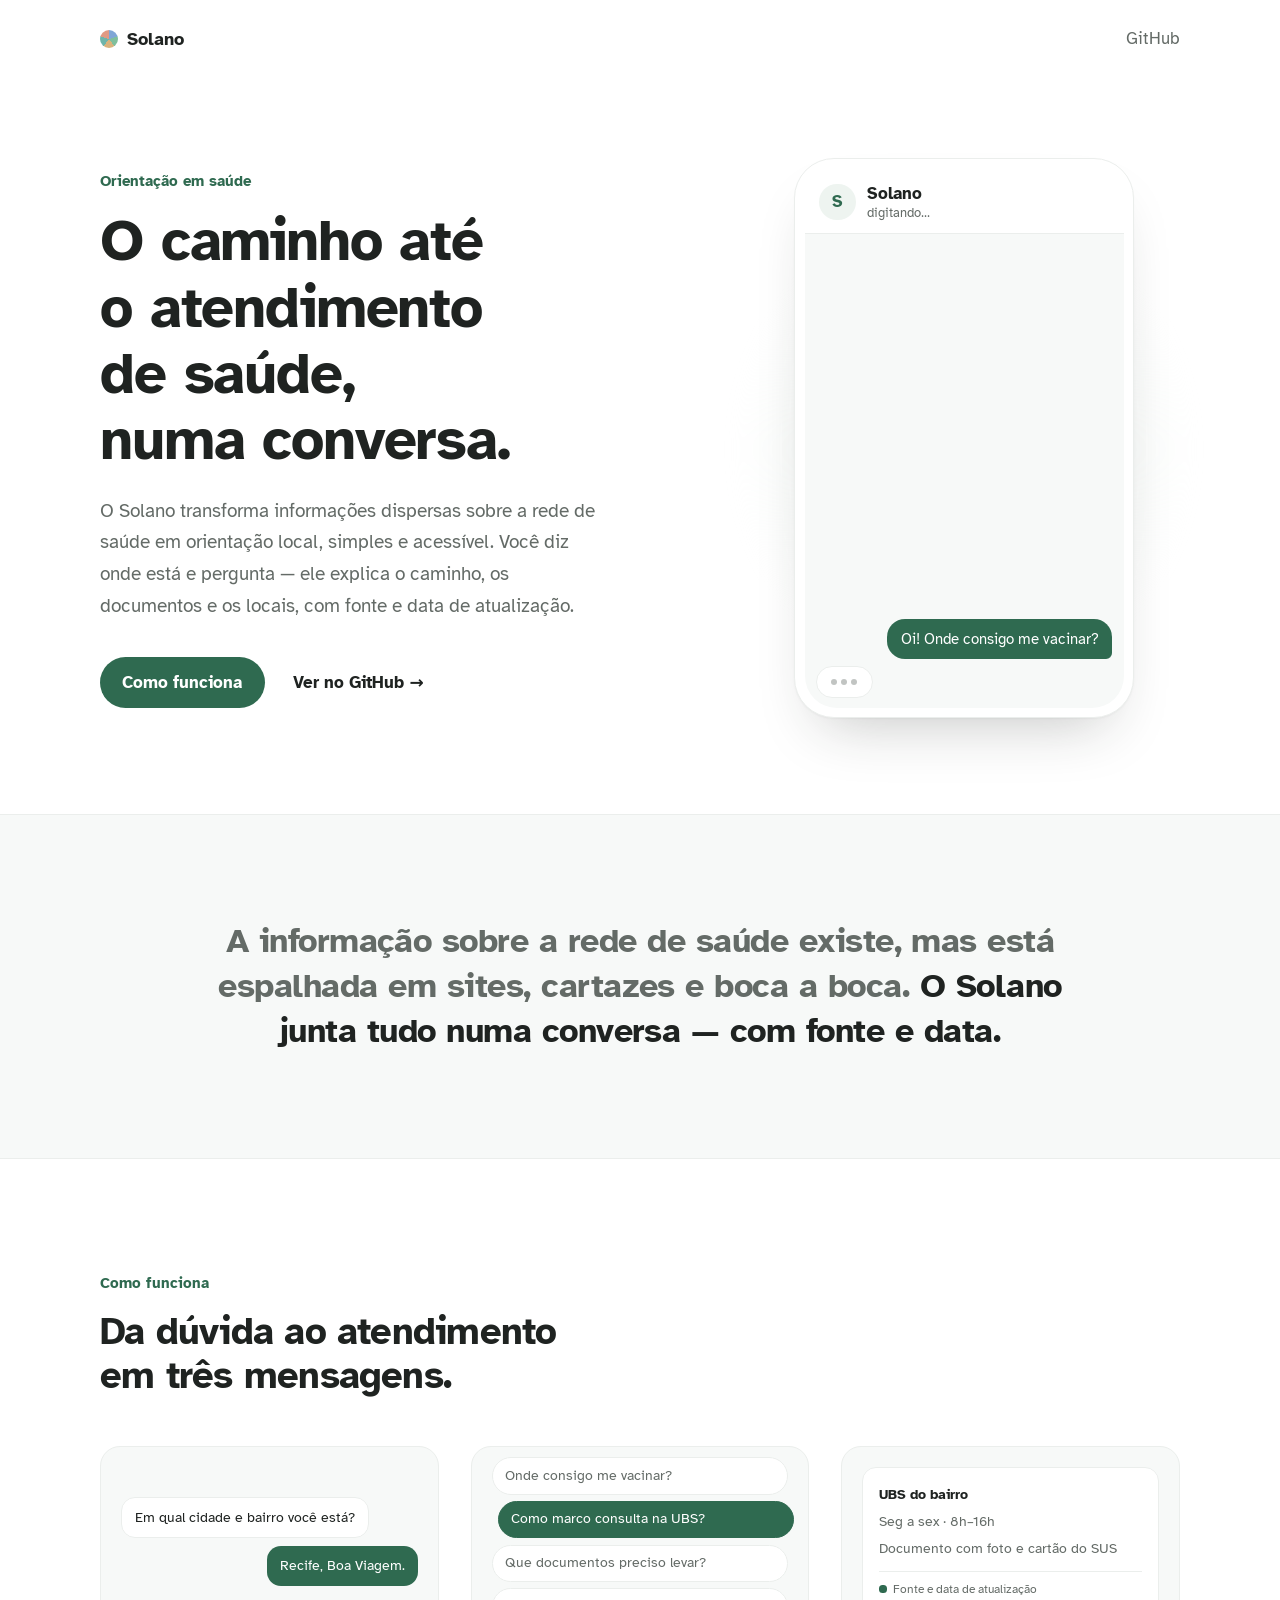
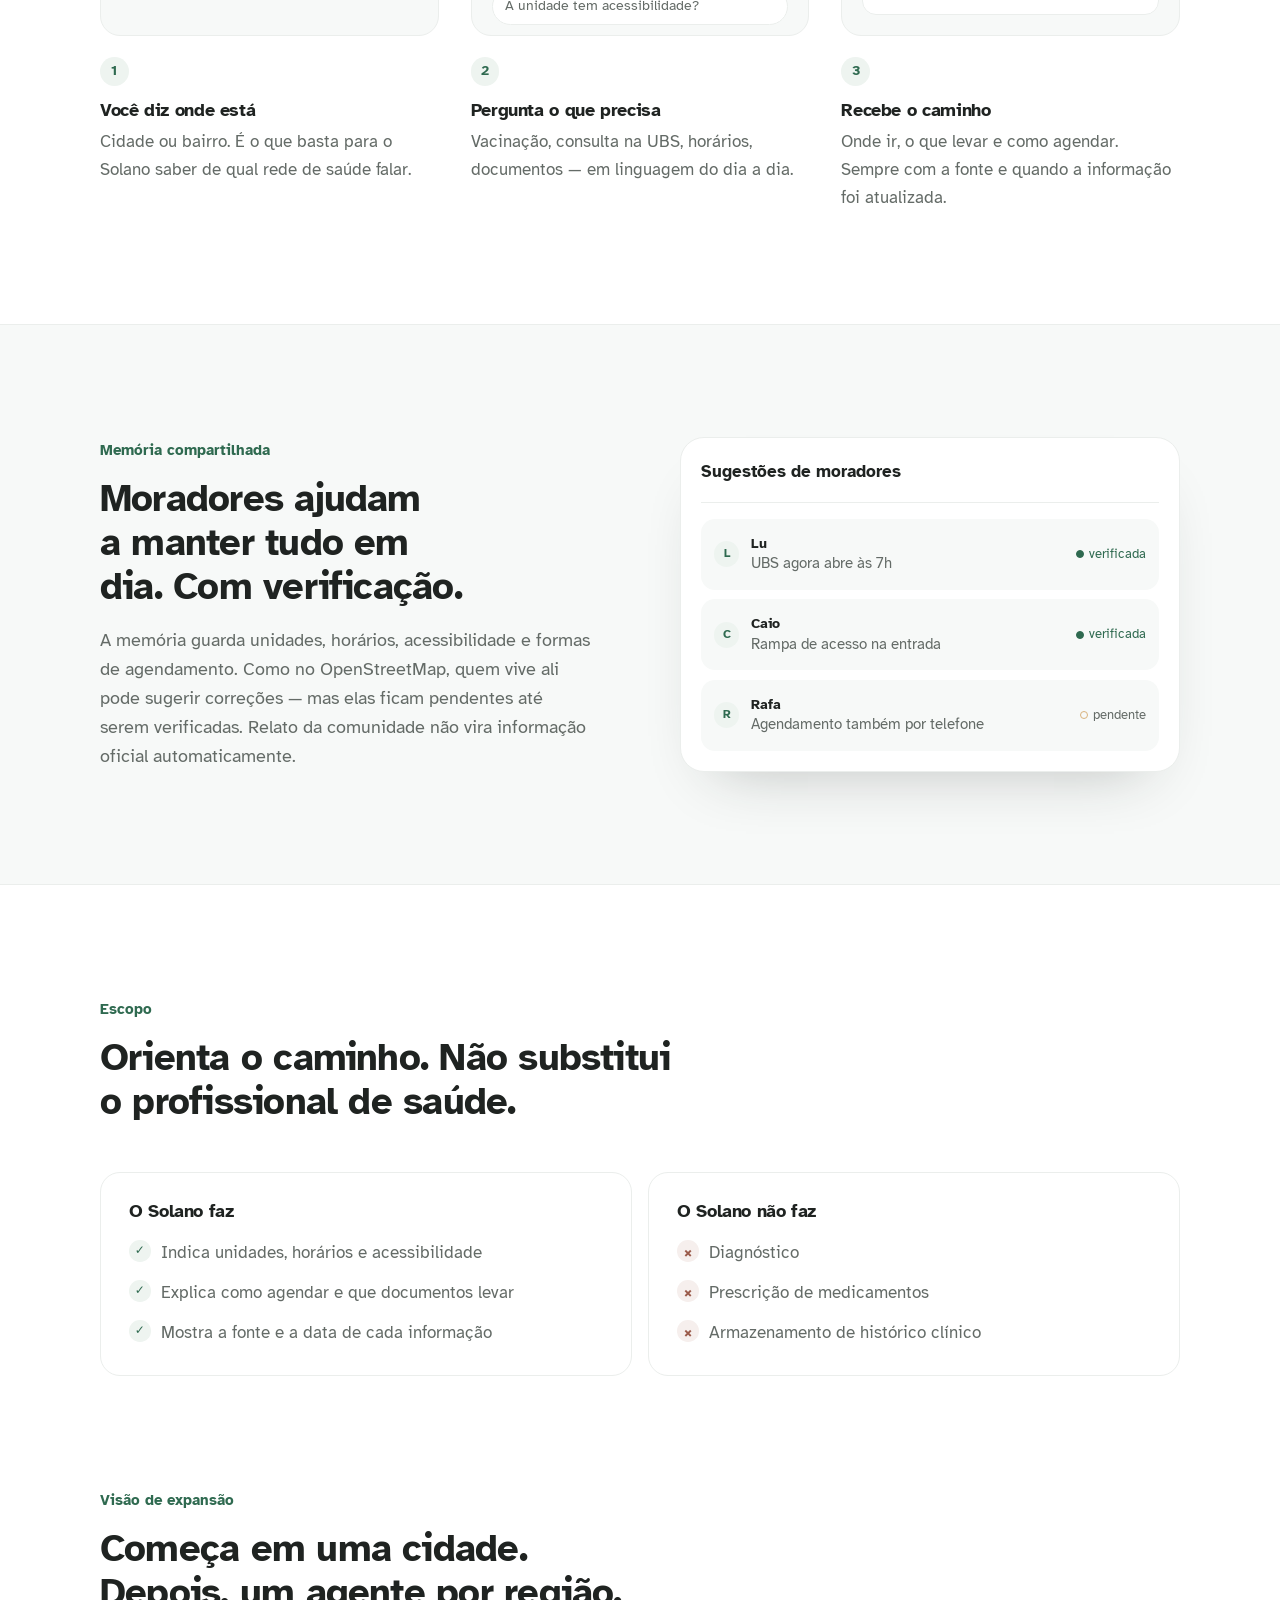
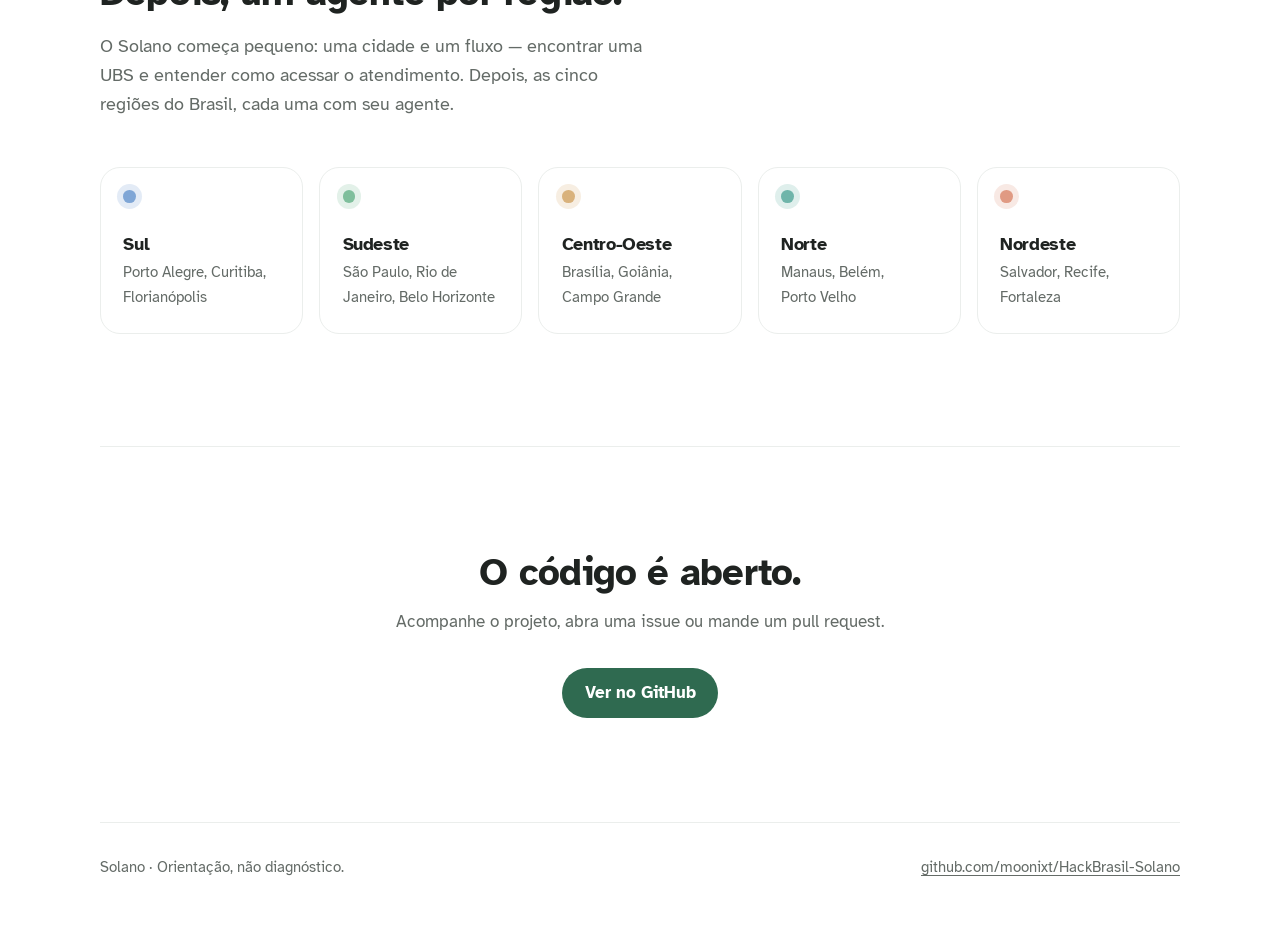
<file: docs/index.html>
<!DOCTYPE html>
<html lang="pt-BR">
<head>
  <meta charset="utf-8">
  <meta name="viewport" content="width=device-width, initial-scale=1">
  <title>Solano — orientação local sobre a rede de saúde</title>
  <meta name="description" content="O Solano transforma informações dispersas sobre a rede de saúde em orientação local, simples e acessível. Onde se vacinar, como marcar consulta na UBS, que documentos levar.">
  <meta name="color-scheme" content="light">
  <meta name="theme-color" content="#ffffff">
  <meta property="og:title" content="Solano — orientação local sobre a rede de saúde">
  <meta property="og:description" content="Onde se vacinar, como marcar consulta na UBS, que documentos levar — com fonte e data de atualização.">
  <meta property="og:type" content="website">
  <meta property="og:locale" content="pt_BR">
  <link rel="icon" href="favicon.svg" type="image/svg+xml">
  <link rel="stylesheet" href="styles.css">
  <script>document.documentElement.classList.add("js");</script>
</head>
<body>
  <a class="skip" href="#conteudo">Ir para o conteúdo</a>

  <header class="wrap site-header" id="topo">
    <a class="wordmark" href="#topo"><span class="logo" aria-hidden="true"></span>Solano</a>
    <a class="header-link" href="https://github.com/moonixt/HackBrasil-Solano">GitHub</a>
  </header>

  <main id="conteudo">
    <section class="wrap hero">
      <div class="hero-copy">
        <p class="eyebrow">Orientação em saúde</p>
        <h1>O caminho até o atendimento de saúde, numa conversa.</h1>
        <p class="lede">
          O Solano transforma informações dispersas sobre a rede de saúde em orientação local,
          simples e acessível. Você diz onde está e pergunta — ele explica o caminho,
          os documentos e os locais, com fonte e data de atualização.
        </p>
        <div class="hero-actions">
          <a class="button" href="#como-funciona">Como funciona</a>
          <a class="text-link" href="https://github.com/moonixt/HackBrasil-Solano">Ver no GitHub <span aria-hidden="true">→</span></a>
        </div>
      </div>

      <figure class="phone" aria-label="Exemplo de conversa com o Solano">
        <div class="phone-screen">
          <div class="phone-bar">
            <span class="avatar">S</span>
            <span class="who">
              <strong>Solano</strong>
              <small data-status>online</small>
            </span>
          </div>
          <ol class="chat" data-chat>
            <li class="bubble me">Oi! Onde consigo me vacinar?</li>
            <li class="bubble bot">Te ajudo! Em qual cidade e bairro você está?</li>
            <li class="bubble me">Recife, Boa Viagem.</li>
            <li class="bubble bot">
              A UBS do seu bairro aplica vacinas de segunda a sexta, das 8h às 16h.
              Leve documento com foto, cartão do SUS e a caderneta de vacinação.
              <span class="source">Fonte: Secretaria de Saúde · atualizado há 3 dias</span>
            </li>
            <li class="typing" aria-hidden="true"><span></span><span></span><span></span></li>
          </ol>
        </div>
      </figure>
    </section>

    <section class="statement">
      <p class="wrap reveal">
        A informação sobre a rede de saúde existe, mas está espalhada em sites, cartazes e boca a boca.
        <span>O Solano junta tudo numa conversa — com fonte e data.</span>
      </p>
    </section>

    <section class="wrap section" id="como-funciona" aria-labelledby="como-funciona-titulo">
      <header class="section-head reveal">
        <p class="eyebrow">Como funciona</p>
        <h2 id="como-funciona-titulo">Da dúvida ao atendimento em três mensagens.</h2>
      </header>

      <ol class="steps">
        <li class="step reveal">
          <div class="mock" aria-hidden="true">
            <div class="mini bot">Em qual cidade e bairro você está?</div>
            <div class="mini me">Recife, Boa Viagem.</div>
          </div>
          <span class="step-num">1</span>
          <h3>Você diz onde está</h3>
          <p>Cidade ou bairro. É o que basta para o Solano saber de qual rede de saúde falar.</p>
        </li>

        <li class="step reveal">
          <div class="mock mock-questions" aria-hidden="true">
            <ul class="pills" data-questions>
              <li class="on">Onde consigo me vacinar?</li>
              <li>Como marco consulta na UBS?</li>
              <li>Que documentos preciso levar?</li>
              <li>A unidade tem acessibilidade?</li>
            </ul>
          </div>
          <span class="step-num">2</span>
          <h3>Pergunta o que precisa</h3>
          <p>Vacinação, consulta na UBS, horários, documentos — em linguagem do dia a dia.</p>
        </li>

        <li class="step reveal">
          <div class="mock mock-answer" aria-hidden="true">
            <div class="answer">
              <strong>UBS do bairro</strong>
              <span>Seg a sex · 8h–16h</span>
              <span>Documento com foto e cartão do SUS</span>
              <span class="source">Fonte e data de atualização</span>
            </div>
          </div>
          <span class="step-num">3</span>
          <h3>Recebe o caminho</h3>
          <p>Onde ir, o que levar e como agendar. Sempre com a fonte e quando a informação foi atualizada.</p>
        </li>
      </ol>
    </section>

    <section class="memory-band" id="memoria" aria-labelledby="memoria-titulo">
      <div class="wrap memory-grid">
        <div class="reveal">
          <p class="eyebrow">Memória compartilhada</p>
          <h2 id="memoria-titulo">Moradores ajudam a manter tudo em dia. Com verificação.</h2>
          <p class="body">
            A memória guarda unidades, horários, acessibilidade e formas de agendamento.
            Como no OpenStreetMap, quem vive ali pode sugerir correções — mas elas ficam
            pendentes até serem verificadas. Relato da comunidade não vira informação oficial
            automaticamente.
          </p>
        </div>

        <div class="feed reveal" aria-hidden="true">
          <div class="feed-head">
            Sugestões de moradores
          </div>
          <ul class="feed-list" data-feed>
            <li><span class="ini">L</span><span class="txt"><strong>Lu</strong> UBS agora abre às 7h</span><span class="state ok">verificada</span></li>
            <li><span class="ini">C</span><span class="txt"><strong>Caio</strong> Rampa de acesso na entrada</span><span class="state ok">verificada</span></li>
            <li><span class="ini">R</span><span class="txt"><strong>Rafa</strong> Agendamento também por telefone</span><span class="state">pendente</span></li>
          </ul>
        </div>
      </div>
    </section>

    <section class="wrap section" id="escopo" aria-labelledby="escopo-titulo">
      <header class="section-head reveal">
        <p class="eyebrow">Escopo</p>
        <h2 id="escopo-titulo">Orienta o caminho. Não substitui o profissional de saúde.</h2>
      </header>
      <div class="scope">
        <div class="scope-col reveal">
          <h3>O Solano faz</h3>
          <ul class="checks">
            <li>Indica unidades, horários e acessibilidade</li>
            <li>Explica como agendar e que documentos levar</li>
            <li>Mostra a fonte e a data de cada informação</li>
          </ul>
        </div>
        <div class="scope-col reveal">
          <h3>O Solano não faz</h3>
          <ul class="checks checks-no">
            <li>Diagnóstico</li>
            <li>Prescrição de medicamentos</li>
            <li>Armazenamento de histórico clínico</li>
          </ul>
        </div>
      </div>
    </section>

    <section class="wrap section section-tight" id="regioes" aria-labelledby="regioes-titulo">
      <header class="section-head reveal">
        <p class="eyebrow">Visão de expansão</p>
        <h2 id="regioes-titulo">Começa em uma cidade. Depois, um agente por região.</h2>
        <p class="body">
          O Solano começa pequeno: uma cidade e um fluxo — encontrar uma UBS e entender como
          acessar o atendimento. Depois, as cinco regiões do Brasil, cada uma com seu agente.
        </p>
      </header>
      <ul class="regions">
        <li class="region reveal" style="--tone: var(--sul)">
          <span class="dot"></span>
          <h3>Sul</h3>
          <p>Porto Alegre, Curitiba, Florianópolis</p>
        </li>
        <li class="region reveal" style="--tone: var(--sudeste)">
          <span class="dot"></span>
          <h3>Sudeste</h3>
          <p>São Paulo, Rio de Janeiro, Belo Horizonte</p>
        </li>
        <li class="region reveal" style="--tone: var(--centro)">
          <span class="dot"></span>
          <h3>Centro-Oeste</h3>
          <p>Brasília, Goiânia, Campo Grande</p>
        </li>
        <li class="region reveal" style="--tone: var(--norte)">
          <span class="dot"></span>
          <h3>Norte</h3>
          <p>Manaus, Belém, Porto Velho</p>
        </li>
        <li class="region reveal" style="--tone: var(--nordeste)">
          <span class="dot"></span>
          <h3>Nordeste</h3>
          <p>Salvador, Recife, Fortaleza</p>
        </li>
      </ul>
    </section>


    <section class="wrap closing reveal">
      <h2>O código é aberto.</h2>
      <p>Acompanhe o projeto, abra uma issue ou mande um pull request.</p>
      <a class="button" href="https://github.com/moonixt/HackBrasil-Solano">Ver no GitHub</a>
    </section>
  </main>

  <footer class="wrap site-footer">
    <p>Solano · Orientação, não diagnóstico.</p>
    <a href="https://github.com/moonixt/HackBrasil-Solano">github.com/moonixt/HackBrasil-Solano</a>
  </footer>

  <script src="app.js" defer></script>
</body>
</html>
</file>
<file: docs/styles.css>
/* Página branca, texto escuro e um verde suave como acento.
   Contraste conferido em scripts/check_landing.py. */

@font-face {
  font-family: "Atkinson Hyperlegible";
  src: url("fonts/atkinson-400.woff2") format("woff2");
  font-weight: 400;
  font-style: normal;
  font-display: swap;
}

@font-face {
  font-family: "Atkinson Hyperlegible";
  src: url("fonts/atkinson-700.woff2") format("woff2");
  font-weight: 700;
  font-style: normal;
  font-display: swap;
}

:root {
  --bg: #ffffff;
  --text: #1f2321;
  --muted: #646b67;
  --line: #ebeeec;
  --surface: #f7f9f8;
  --accent: #2f6a50;
  --accent-soft: #eef4f0;
  --sul: #7fa6d6;
  --sudeste: #7fbf9c;
  --centro: #d9b27c;
  --norte: #6fb5aa;
  --nordeste: #e09a83;
  --sans: "Atkinson Hyperlegible", system-ui, -apple-system, "Segoe UI", sans-serif;
  --ease: cubic-bezier(0.2, 0.7, 0.2, 1);
}

*,
*::before,
*::after {
  box-sizing: border-box;
}

html {
  scroll-behavior: smooth;
}

body {
  margin: 0;
  background: var(--bg);
  color: var(--text);
  font-family: var(--sans);
  font-size: 1.0625rem;
  line-height: 1.65;
  -webkit-font-smoothing: antialiased;
}

:focus-visible {
  outline: 2px solid var(--accent);
  outline-offset: 3px;
}

a {
  color: var(--accent);
  text-underline-offset: 0.2em;
}

.skip {
  position: absolute;
  left: 1rem;
  top: -4rem;
  z-index: 10;
  padding: 0.6rem 0.9rem;
  background: var(--text);
  color: var(--bg);
}

.skip:focus {
  top: 1rem;
}

.wrap {
  width: min(1080px, calc(100% - 2.5rem));
  margin-inline: auto;
}

h1,
h2,
h3 {
  margin: 0;
  font-weight: 700;
  line-height: 1.15;
  letter-spacing: -0.02em;
  text-wrap: balance;
}

h1 {
  font-size: clamp(2.3rem, 5.2vw, 3.6rem);
}

h2 {
  font-size: clamp(1.7rem, 3.4vw, 2.4rem);
}

h3 {
  font-size: 1.15rem;
}

p {
  margin: 0;
  text-wrap: pretty;
}

.eyebrow {
  margin-bottom: 0.9rem;
  color: var(--accent);
  font-size: 0.95rem;
  font-weight: 700;
}

.body {
  margin-top: 1rem;
  color: var(--muted);
  font-size: 1.1rem;
  max-width: 34rem;
}

/* Cabeçalho */

.site-header {
  display: flex;
  align-items: center;
  justify-content: space-between;
  min-height: 44px;
  padding: 1.5rem 0;
}

.wordmark {
  display: inline-flex;
  align-items: center;
  gap: 0.55rem;
  color: var(--text);
  font-weight: 700;
  font-size: 1.15rem;
  text-decoration: none;
}

.logo {
  width: 1.15rem;
  height: 1.15rem;
  border-radius: 50%;
  background: conic-gradient(var(--sul) 0 20%, var(--sudeste) 0 40%, var(--centro) 0 60%, var(--norte) 0 80%, var(--nordeste) 0);
  animation: spin 24s linear infinite;
}

.header-link {
  color: var(--muted);
  text-decoration: none;
}

.header-link:hover {
  color: var(--text);
}

/* Botões */

.button {
  display: inline-flex;
  align-items: center;
  min-height: 48px;
  padding: 0.7rem 1.4rem;
  background: var(--accent);
  color: #fff;
  border-radius: 999px;
  font-weight: 700;
  text-decoration: none;
  transition: transform 0.2s var(--ease), box-shadow 0.2s var(--ease);
}

.button:hover {
  transform: translateY(-2px);
  box-shadow: 0 10px 24px -12px rgba(47, 106, 80, 0.6);
}

.text-link {
  display: inline-flex;
  align-items: center;
  gap: 0.35rem;
  min-height: 44px;
  color: var(--text);
  font-weight: 700;
  text-decoration: none;
}

.text-link span {
  transition: transform 0.2s var(--ease);
}

.text-link:hover span {
  transform: translateY(3px);
}

/* Hero */

main {
  overflow-x: clip;
}

.hero {
  display: grid;
  gap: 3.5rem;
  align-items: center;
  padding: clamp(2rem, 7vw, 5rem) 0 clamp(3.5rem, 8vw, 6rem);
}

.lede {
  max-width: 32rem;
  margin: 1.4rem 0 2.2rem;
  color: var(--muted);
  font-size: 1.2rem;
}

.hero-actions {
  display: flex;
  flex-wrap: wrap;
  align-items: center;
  gap: 1rem 1.75rem;
}

.hero-copy > * {
  animation: rise 0.8s var(--ease) both;
}

.hero-copy > :nth-child(2) { animation-delay: 0.08s; }
.hero-copy > :nth-child(3) { animation-delay: 0.16s; }
.hero-copy > :nth-child(4) { animation-delay: 0.24s; }

/* Celular */

.phone {
  position: relative;
  justify-self: center;
  width: min(340px, 100%);
  margin: 0;
  animation: rise 1s var(--ease) 0.2s both;
}

.phone::before {
  content: "";
  position: absolute;
  inset: 8% -18% 4%;
  z-index: -1;
  background: radial-gradient(closest-side, var(--accent-soft), transparent);
  filter: blur(8px);
}

.phone-screen {
  display: flex;
  flex-direction: column;
  height: 560px;
  padding: 0.6rem;
  background: #fff;
  border: 1px solid var(--line);
  border-radius: 40px;
  box-shadow:
    0 1px 2px rgba(31, 35, 33, 0.04),
    0 30px 60px -28px rgba(31, 35, 33, 0.28);
}

.phone-bar {
  display: flex;
  align-items: center;
  gap: 0.7rem;
  padding: 0.9rem 0.9rem 0.8rem;
  border-bottom: 1px solid var(--line);
}

.avatar {
  display: grid;
  place-items: center;
  width: 2.3rem;
  height: 2.3rem;
  border-radius: 50%;
  background: var(--accent-soft);
  color: var(--accent);
  font-weight: 700;
}

.who {
  display: flex;
  flex-direction: column;
  line-height: 1.25;
}

.who small {
  color: var(--muted);
  font-size: 0.8rem;
}

.chat {
  display: flex;
  flex: 1;
  flex-direction: column;
  justify-content: flex-end;
  gap: 0.5rem;
  margin: 0;
  padding: 1rem 0.7rem 0.6rem;
  overflow: hidden;
  list-style: none;
  font-size: 0.95rem;
  line-height: 1.45;
  background: var(--surface);
  border-radius: 0 0 32px 32px;
}

.bubble {
  max-width: 82%;
  padding: 0.55rem 0.85rem;
  border-radius: 18px;
}

.bubble.me {
  align-self: flex-end;
  background: var(--accent);
  color: #fff;
  border-bottom-right-radius: 6px;
}

.bubble.bot {
  align-self: flex-start;
  background: #fff;
  border: 1px solid var(--line);
  border-bottom-left-radius: 6px;
}

.route {
  display: inline-flex;
  align-self: center;
  align-items: center;
  gap: 0.45rem;
  margin: 0.25rem 0;
  padding: 0.25rem 0.75rem;
  background: #fff;
  border: 1px solid var(--line);
  border-radius: 999px;
  color: var(--muted);
  font-size: 0.82rem;
}

.typing {
  display: none;
  align-self: flex-start;
  gap: 4px;
  padding: 0.75rem 0.9rem;
  background: #fff;
  border: 1px solid var(--line);
  border-radius: 18px;
}

.typing span {
  width: 6px;
  height: 6px;
  border-radius: 50%;
  background: var(--muted);
  opacity: 0.4;
  animation: blink 1.2s infinite;
}

.typing span:nth-child(2) { animation-delay: 0.15s; }
.typing span:nth-child(3) { animation-delay: 0.3s; }

/* O JS esconde as mensagens e as mostra em sequência. */
.js .chat.is-playing > li {
  display: none;
}

.js .chat.is-playing > li.is-shown {
  display: block;
  animation: pop 0.4s var(--ease) both;
}

.js .chat.is-playing > .route.is-shown,
.js .chat.is-playing > .typing.is-shown {
  display: inline-flex;
}

.phone figcaption {
  margin-top: 1rem;
  color: var(--muted);
  font-size: 0.85rem;
  text-align: center;
}

.dot {
  display: inline-block;
  width: 0.6rem;
  height: 0.6rem;
  flex: none;
  border-radius: 50%;
  background: var(--tone, var(--accent));
}

.dot-nordeste {
  --tone: var(--nordeste);
}

/* Frase de efeito */

.statement {
  padding: clamp(3.5rem, 9vw, 6.5rem) 0;
  background: var(--surface);
  border-block: 1px solid var(--line);
}

.statement p {
  max-width: 54rem;
  color: var(--muted);
  font-size: clamp(1.45rem, 3.2vw, 2.15rem);
  font-weight: 700;
  line-height: 1.3;
  letter-spacing: -0.015em;
  text-align: center;
}

.statement span {
  color: var(--text);
}

/* Seções */

.section {
  padding: clamp(4rem, 10vw, 7rem) 0;
}

.section-head {
  max-width: 40rem;
  margin-bottom: 3rem;
}

/* Passos */

.steps {
  display: grid;
  gap: 2.5rem;
  margin: 0;
  padding: 0;
  list-style: none;
}

.step h3 {
  margin: 0.9rem 0 0.4rem;
}

.step p {
  color: var(--muted);
}

.step-num {
  display: inline-grid;
  place-items: center;
  width: 1.8rem;
  height: 1.8rem;
  border-radius: 50%;
  background: var(--accent-soft);
  color: var(--accent);
  font-size: 0.9rem;
  font-weight: 700;
}

.mock {
  display: flex;
  flex-direction: column;
  justify-content: center;
  gap: 0.5rem;
  height: 190px;
  margin-bottom: 1.25rem;
  padding: 1.25rem;
  background: var(--surface);
  border: 1px solid var(--line);
  border-radius: 20px;
  overflow: hidden;
  font-size: 0.9rem;
}

.mini {
  max-width: 85%;
  padding: 0.5rem 0.8rem;
  border-radius: 14px;
}

.mini.bot {
  align-self: flex-start;
  background: #fff;
  border: 1px solid var(--line);
}

.mini.me {
  align-self: flex-end;
  background: var(--accent);
  color: #fff;
}

.pills {
  display: grid;
  gap: 0.4rem;
  width: 100%;
  margin: 0;
  padding: 0;
  list-style: none;
}

.pills li {
  padding: 0.4rem 0.8rem;
  border: 1px solid var(--line);
  border-radius: 999px;
  background: #fff;
  color: var(--muted);
  font-size: 0.85rem;
  transition: background 0.4s, color 0.4s, border-color 0.4s, transform 0.4s var(--ease);
}

.pills li.on {
  background: var(--accent);
  border-color: var(--accent);
  color: #fff;
  transform: translateX(6px);
}

.answer {
  display: flex;
  flex-direction: column;
  gap: 0.2rem;
  padding: 0.9rem 1rem;
  background: #fff;
  border: 1px solid var(--line);
  border-radius: 14px;
  color: var(--muted);
}

.answer strong {
  color: var(--text);
}

.source {
  display: block;
  margin-top: 0.45rem;
  padding-top: 0.45rem;
  border-top: 1px solid var(--line);
  color: var(--muted);
  font-size: 0.78rem;
}

.source::before {
  content: "";
  display: inline-block;
  width: 0.45rem;
  height: 0.45rem;
  margin-right: 0.4rem;
  border-radius: 50%;
  background: var(--accent);
  vertical-align: 0.05em;
}

.ini {
  display: grid;
  place-items: center;
  width: 1.6rem;
  height: 1.6rem;
  flex: none;
  border-radius: 50%;
  background: var(--accent-soft);
  color: var(--accent);
  font-size: 0.75rem;
  font-weight: 700;
}

/* Memória */

.memory-band {
  padding: clamp(4rem, 10vw, 7rem) 0;
  background: var(--surface);
  border-block: 1px solid var(--line);
}

.memory-grid {
  display: grid;
  gap: 3rem;
  align-items: center;
}

.feed {
  padding: 1.25rem;
  background: #fff;
  border: 1px solid var(--line);
  border-radius: 24px;
  box-shadow: 0 30px 60px -36px rgba(31, 35, 33, 0.3);
}

.feed-head {
  display: flex;
  align-items: center;
  gap: 0.55rem;
  padding-bottom: 1rem;
  border-bottom: 1px solid var(--line);
  font-weight: 700;
}

.feed-list {
  display: grid;
  gap: 0.6rem;
  height: 14.5rem;
  margin: 1rem 0 0;
  padding: 0;
  overflow: hidden;
  list-style: none;
}

.feed-list li {
  display: flex;
  align-items: center;
  gap: 0.7rem;
  padding: 0.7rem 0.8rem;
  background: var(--surface);
  border-radius: 14px;
  color: var(--muted);
  font-size: 0.95rem;
}

.feed-list .txt {
  display: flex;
  flex: 1;
  flex-direction: column;
  min-width: 0;
  line-height: 1.35;
}

.feed-list strong {
  color: var(--text);
  font-size: 0.85rem;
}

.state {
  display: inline-flex;
  align-items: center;
  gap: 0.35rem;
  flex: none;
  color: var(--muted);
  font-size: 0.8rem;
}

.state::before {
  content: "";
  width: 0.5rem;
  height: 0.5rem;
  border-radius: 50%;
  border: 1.5px solid var(--centro);
  transition: background 0.4s, border-color 0.4s;
}

.state.ok {
  color: var(--accent);
}

.state.ok::before {
  background: var(--accent);
  border-color: var(--accent);
}

.feed-list li.is-new {
  animation: slide-in 0.6s var(--ease) both;
}

/* Escopo */

.scope {
  display: grid;
  gap: 1rem;
}

.scope-col {
  padding: 1.75rem;
  border: 1px solid var(--line);
  border-radius: 20px;
}

.scope-col h3 {
  margin-bottom: 1rem;
}

.checks {
  display: grid;
  gap: 0.75rem;
  margin: 0;
  padding: 0;
  list-style: none;
  color: var(--muted);
}

.checks li {
  position: relative;
  padding-left: 2rem;
}

.checks li::before {
  content: "✓";
  position: absolute;
  left: 0;
  top: 0.1rem;
  display: grid;
  place-items: center;
  width: 1.35rem;
  height: 1.35rem;
  border-radius: 50%;
  background: var(--accent-soft);
  color: var(--accent);
  font-size: 0.75rem;
  font-weight: 700;
}

.checks-no li::before {
  content: "×";
  background: #f6efed;
  color: #9a5a4a;
  font-size: 0.95rem;
}

.section-tight {
  padding-top: 0;
}

/* Regiões */

.regions {
  display: grid;
  gap: 1rem;
  margin: 0;
  padding: 0;
  list-style: none;
}

.region {
  padding: 1.4rem;
  border: 1px solid var(--line);
  border-radius: 20px;
  background: #fff;
  transition: transform 0.3s var(--ease), box-shadow 0.3s var(--ease), border-color 0.3s;
}

.region:hover {
  transform: translateY(-4px);
  border-color: var(--tone);
  box-shadow: 0 20px 40px -28px rgba(31, 35, 33, 0.35);
}

.region .dot {
  width: 0.8rem;
  height: 0.8rem;
  margin-bottom: 1.4rem;
  box-shadow: 0 0 0 6px color-mix(in srgb, var(--tone) 22%, transparent);
}

.region p {
  margin-top: 0.3rem;
  color: var(--muted);
  font-size: 0.95rem;
}

/* Estado */

.status {
  display: grid;
  gap: 2.5rem;
}

.timeline {
  position: relative;
  display: grid;
  gap: 1.4rem;
  margin: 0;
  padding: 0 0 0 1.9rem;
  list-style: none;
}

.timeline::before {
  content: "";
  position: absolute;
  left: 0.45rem;
  top: 0.5rem;
  bottom: 0.5rem;
  width: 2px;
  background: var(--line);
}

.timeline li {
  position: relative;
  display: flex;
  flex-direction: column;
}

.timeline li::before {
  content: "";
  position: absolute;
  left: -1.9rem;
  top: 0.3rem;
  width: 0.95rem;
  height: 0.95rem;
  border-radius: 50%;
  background: #fff;
  border: 2px solid var(--line);
}

.timeline li.done::before {
  background: var(--accent);
  border-color: var(--accent);
}

.timeline span {
  color: var(--muted);
}

/* Fechamento */

.closing {
  padding: clamp(4rem, 10vw, 6.5rem) 0;
  border-top: 1px solid var(--line);
  text-align: center;
}

.closing p {
  margin: 0.8rem auto 2rem;
  color: var(--muted);
}

.site-footer {
  display: flex;
  flex-wrap: wrap;
  gap: 0.5rem 1.5rem;
  justify-content: space-between;
  padding: 2rem 0 3rem;
  border-top: 1px solid var(--line);
  color: var(--muted);
  font-size: 0.95rem;
}

.site-footer a {
  color: var(--muted);
}

/* Entrada ao rolar: só com JS, para o conteúdo nunca sumir sem ele. */

.js .reveal {
  opacity: 0;
  transform: translateY(24px);
  transition: opacity 0.8s var(--ease), transform 0.8s var(--ease);
}

.js .reveal.is-visible {
  opacity: 1;
  transform: none;
}

.steps .reveal:nth-child(2),
.regions .reveal:nth-child(2) { transition-delay: 0.08s; }
.steps .reveal:nth-child(3),
.regions .reveal:nth-child(3) { transition-delay: 0.16s; }
.regions .reveal:nth-child(4) { transition-delay: 0.24s; }
.regions .reveal:nth-child(5) { transition-delay: 0.32s; }

@keyframes rise {
  from { opacity: 0; transform: translateY(18px); }
  to { opacity: 1; transform: none; }
}

@keyframes pop {
  from { opacity: 0; transform: translateY(8px) scale(0.97); }
  to { opacity: 1; transform: none; }
}

@keyframes slide-in {
  from { opacity: 0; transform: translateY(-14px); }
  to { opacity: 1; transform: none; }
}

@keyframes blink {
  50% { opacity: 1; }
}

@keyframes spin {
  to { transform: rotate(1turn); }
}

@media (min-width: 760px) {
  .steps {
    grid-template-columns: repeat(3, minmax(0, 1fr));
    gap: 2rem;
  }

  .regions {
    grid-template-columns: repeat(5, minmax(0, 1fr));
  }

  .scope {
    grid-template-columns: 1fr 1fr;
  }

  .status {
    grid-template-columns: 1fr 1fr;
    align-items: start;
    gap: 4rem;
  }
}

@media (min-width: 960px) {
  .hero {
    grid-template-columns: minmax(0, 1.15fr) minmax(0, 0.85fr);
    gap: 4rem;
  }

  .memory-grid {
    grid-template-columns: 1fr 1fr;
    gap: 5rem;
  }
}

@media (min-width: 760px) and (max-width: 959px) {
  .regions {
    grid-template-columns: repeat(3, minmax(0, 1fr));
  }
}

@media (prefers-reduced-motion: reduce) {
  html {
    scroll-behavior: auto;
  }

  *,
  *::before,
  *::after {
    animation: none !important;
    transition: none !important;
  }

  .js .reveal {
    opacity: 1;
    transform: none;
  }
}
</file>
